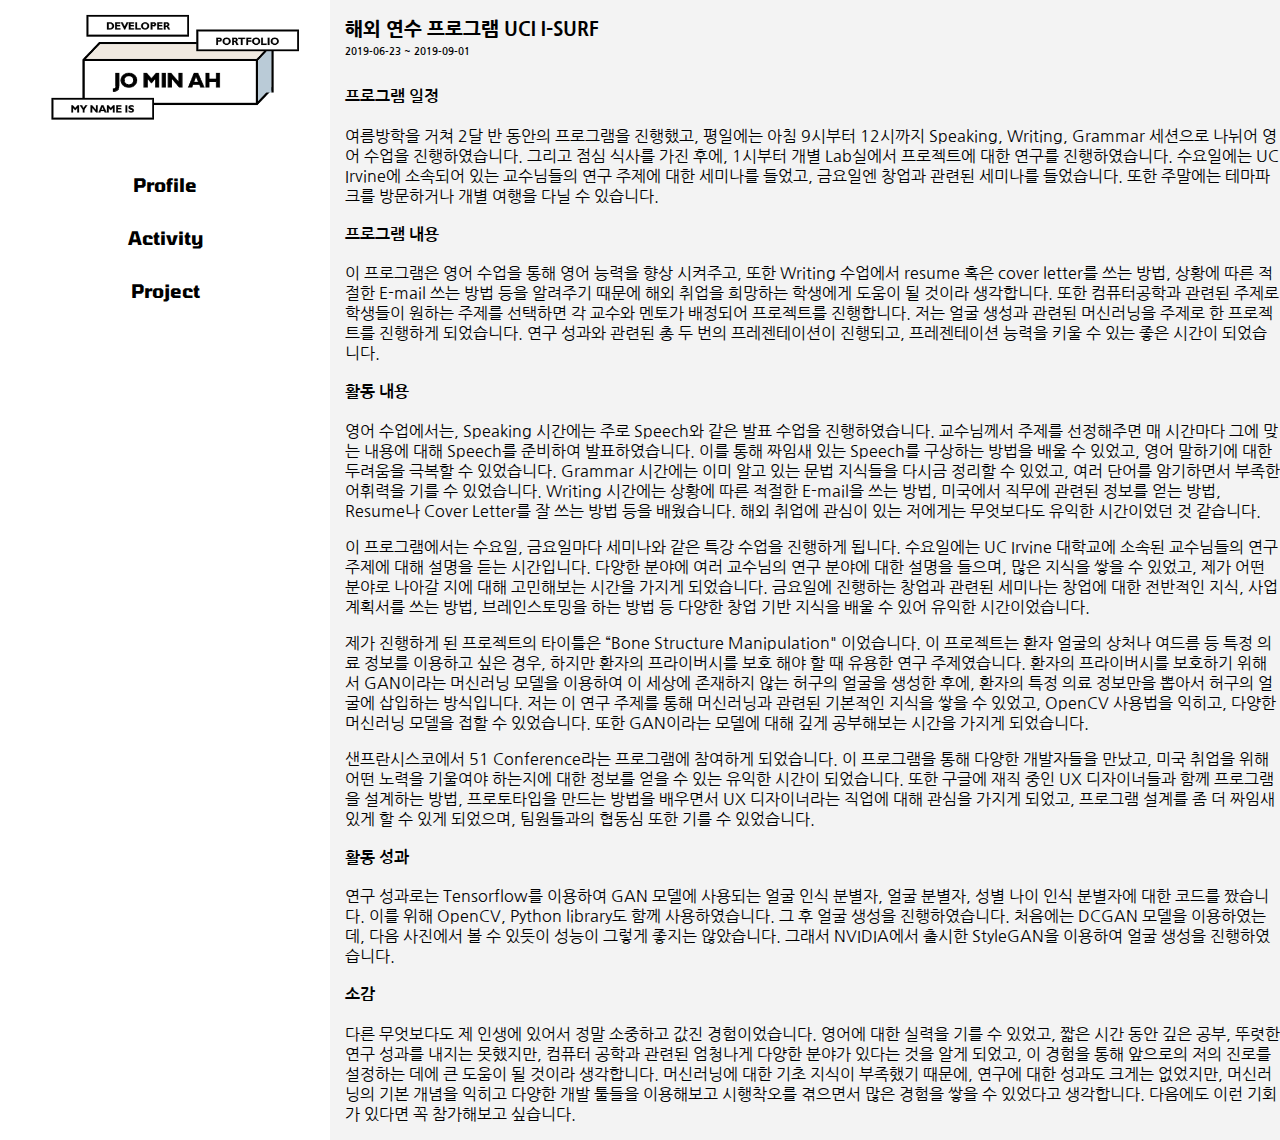
<file: angbob.html>
<!doctype html>
<html>

<head>
  <title>포트폴리오</title>
  <meta charset="utf-8">
  <script src="https://ajax.googleapis.com/ajax/libs/jquery/2.2.4/jquery.min.js"></script>
  <script type="text/javascript" src="menu_slide.js"></script>
</head>
<!--현재 파일은 html 파일이지만 style 안에 있는 부분은 css 문법으로 인식해야함. -->
<link rel="stylesheet" href="style.css">
<link href="https://fonts.googleapis.com/css?family=Nanum+Gothic|Tomorrow&display=swap&subset=korean" rel="stylesheet">
<!--글씨체-->

<body>
<div id="grid">
  <ul>
    <img src="logo.png"><br><br>
    <li class="item">
      <h3 class="accordionTitle"><span></span> Profile</h3>
      <ul>
        <li class="accordionMenu"><a href="index.html"> Skill </a></li>
      </ul>
    </li>
    <li class="item">
      <h3 class="accordionTitle"><span></span> Activity</h3>
      <ul>
        <li class="accordionMenu"><a href="uci.html"> UCI Undergraduate Researcher</a></li>
        <li class="accordionMenu"><a href="helpdesk.html"> Coding HelpDesk</a></li>
        <li class="accordionMenu"><a href="uci.html"> Heronation InternShip </a></li>
      </ul>
    </li>
    <li class="item">
      <h3 class="accordionTitle"><span></span> Project</h3>
      <ul>
        <li class="accordionMenu"><a href="face_recognition.html"> Face Recognition</a></li>
        <li class="accordionMenu"><a href="muping.html"> Mu:Ping App</a></li>
        <li class="accordionMenu"><a href="angbob.html"> Ang-Bob App</a></li>
        <li class="accordionMenu"><a href="flex_bison.html"> Flex-Bison Interpreter</a></li>
        <li class="accordionMenu"><a href="z-shop.html"> Z-shop App</a></li>
      </ul>
    </li>
  </ul>

    <div id="article">
      <h3><strong>해외 연수 프로그램 UCI I-SURF</strong><br> <span style="font-size: 10px">2019-06-23 ~ 2019-09-01 </span></h3>

      <h4>프로그램 일정</h4>
      <p>
        여름방학을 거쳐 2달 반 동안의 프로그램을 진행했고, 평일에는 아침 9시부터 12시까지 Speaking, Writing, Grammar 세션으로 나뉘어 영어 수업을 진행하였습니다. 그리고 점심 식사를 가진 후에, 1시부터 개별 Lab실에서 프로젝트에 대한 연구를 진행하였습니다. 수요일에는 UC Irvine에 소속되어 있는 교수님들의 연구 주제에 대한 세미나를 들었고, 금요일엔 창업과 관련된 세미나를 들었습니다. 또한 주말에는
        테마파크를 방문하거나 개별 여행을 다닐 수 있습니다.
      </p>

      <h4>프로그램 내용</h4>
      <p>
        이 프로그램은 영어 수업을 통해 영어 능력을 향상 시켜주고, 또한 Writing 수업에서 resume 혹은 cover letter를 쓰는 방법, 상황에 따른 적절한 E-mail 쓰는 방법 등을 알려주기 때문에 해외 취업을 희망하는 학생에게 도움이 될 것이라 생각합니다. 또한 컴퓨터공학과 관련된 주제로 학생들이 원하는 주제를 선택하면 각 교수와 멘토가 배정되어 프로젝트를 진행합니다. 저는 얼굴 생성과 관련된 머신러닝을 주제로 한
        프로젝트를 진행하게 되었습니다. 연구 성과와 관련된 총 두 번의 프레젠테이션이 진행되고, 프레젠테이션 능력을 키울 수 있는 좋은 시간이 되었습니다.
      </p>

      <h4>활동 내용</h4>
      <p>
        영어 수업에서는, Speaking 시간에는 주로 Speech와 같은 발표 수업을 진행하였습니다. 교수님께서 주제를 선정해주면 매 시간마다 그에 맞는 내용에 대해 Speech를 준비하여 발표하였습니다. 이를 통해 짜임새 있는 Speech를 구상하는 방법을 배울 수 있었고, 영어 말하기에 대한 두려움을 극복할 수 있었습니다. Grammar 시간에는 이미 알고 있는 문법 지식들을 다시금 정리할 수 있었고, 여러 단어를 암기하면서 부족한
        어휘력을 기를 수 있었습니다. Writing 시간에는 상황에 따른 적절한 E-mail을 쓰는 방법, 미국에서 직무에 관련된 정보를 얻는 방법, Resume나 Cover Letter를 잘 쓰는 방법 등을 배웠습니다. 해외 취업에 관심이 있는 저에게는 무엇보다도 유익한 시간이었던 것 같습니다. </p>

      <p>
        이 프로그램에서는 수요일, 금요일마다 세미나와 같은 특강 수업을 진행하게 됩니다. 수요일에는 UC Irvine 대학교에 소속된 교수님들의 연구 주제에 대해 설명을 듣는 시간입니다. 다양한 분야에 여러 교수님의 연구 분야에 대한 설명을 들으며, 많은 지식을 쌓을 수 있었고, 제가 어떤 분야로 나아갈 지에 대해 고민해보는 시간을 가지게 되었습니다. 금요일에 진행하는 창업과 관련된 세미나는 창업에 대한 전반적인 지식, 사업 계획서를
        쓰는 방법, 브레인스토밍을 하는 방법 등 다양한 창업 기반 지식을 배울 수 있어 유익한 시간이었습니다. </p>
      <p>
        제가 진행하게 된 프로젝트의 타이틀은 “Bone Structure Manipulation" 이었습니다. 이 프로젝트는 환자 얼굴의 상처나 여드름 등 특정 의료 정보를 이용하고 싶은 경우, 하지만 환자의 프라이버시를 보호 해야 할 때 유용한 연구 주제였습니다. 환자의 프라이버시를 보호하기 위해서 GAN이라는 머신러닝 모델을 이용하여 이 세상에 존재하지 않는 허구의 얼굴을 생성한 후에, 환자의 특정 의료 정보만을 뽑아서 허구의 얼굴에
        삽입하는 방식입니다. 저는 이 연구 주제를 통해 머신러닝과 관련된 기본적인 지식을 쌓을 수 있었고, OpenCV 사용법을 익히고, 다양한 머신러닝 모델을 접할 수 있었습니다. 또한 GAN이라는 모델에 대해 깊게 공부해보는 시간을 가지게 되었습니다. </p>
      <p>
        샌프란시스코에서 51 Conference라는 프로그램에 참여하게 되었습니다. 이 프로그램을 통해 다양한 개발자들을 만났고, 미국 취업을 위해 어떤 노력을 기울여야 하는지에 대한 정보를 얻을 수 있는 유익한 시간이 되었습니다. 또한 구글에 재직 중인 UX 디자이너들과 함께 프로그램을 설계하는 방법, 프로토타입을 만드는 방법을 배우면서 UX 디자이너라는 직업에 대해 관심을 가지게 되었고, 프로그램 설계를 좀 더 짜임새 있게 할 수
        있게 되었으며, 팀원들과의 협동심 또한 기를 수 있었습니다.
      </p>

      <h4>활동 성과</h4>
      <p>
        연구 성과로는 Tensorflow를 이용하여 GAN 모델에 사용되는 얼굴 인식 분별자, 얼굴 분별자, 성별 나이 인식 분별자에 대한 코드를 짰습니다. 이를 위해 OpenCV, Python library도 함께 사용하였습니다. 그 후 얼굴 생성을 진행하였습니다. 처음에는 DCGAN 모델을 이용하였는데, 다음 사진에서 볼 수 있듯이 성능이 그렇게 좋지는 않았습니다. 그래서 NVIDIA에서 출시한 StyleGAN을 이용하여 얼굴 생성을
        진행하였습니다.
      </p>


      <h4>소감</h4>
      <p>
        다른 무엇보다도 제 인생에 있어서 정말 소중하고 값진 경험이었습니다. 영어에 대한 실력을 기를 수 있었고, 짧은 시간 동안 깊은 공부, 뚜렷한 연구 성과를 내지는 못했지만, 컴퓨터 공학과 관련된 엄청나게 다양한 분야가 있다는 것을 알게 되었고, 이 경험을 통해 앞으로의 저의 진로를 설정하는 데에 큰 도움이 될 것이라 생각합니다. 머신러닝에 대한 기초 지식이 부족했기 때문에, 연구에 대한 성과도 크게는 없었지만, 머신러닝의 기본
        개념을 익히고 다양한 개발 툴들을 이용해보고 시행착오를 겪으면서 많은 경험을 쌓을 수 있었다고 생각합니다. 다음에도 이런 기회가 있다면 꼭 참가해보고 싶습니다.
      </p>
    </div>
  </div>


  <div id="disqus_thread"></div>
  <script>
    /**
     *  RECOMMENDED CONFIGURATION VARIABLES: EDIT AND UNCOMMENT THE SECTION BELOW TO INSERT DYNAMIC VALUES FROM YOUR PLATFORM OR CMS.
     *  LEARN WHY DEFINING THESE VARIABLES IS IMPORTANT: https://disqus.com/admin/universalcode/#configuration-variables*/
    /*
    var disqus_config = function () {
    this.page.url = PAGE_URL;  // Replace PAGE_URL with your page's canonical URL variable
    this.page.identifier = PAGE_IDENTIFIER; // Replace PAGE_IDENTIFIER with your page's unique identifier variable
    };
    */
    (function() { // DON'T EDIT BELOW THIS LINE
      var d = document,
        s = d.createElement('script');
      s.src = 'https://my-portfolio-minajo.disqus.com/embed.js';
      s.setAttribute('data-timestamp', +new Date());
      (d.head || d.body).appendChild(s);
    })();
  </script>
  <noscript>Please enable JavaScript to view the <a href="https://disqus.com/?ref_noscript">comments powered by Disqus.</a></noscript>
</body>

</html>
</file>
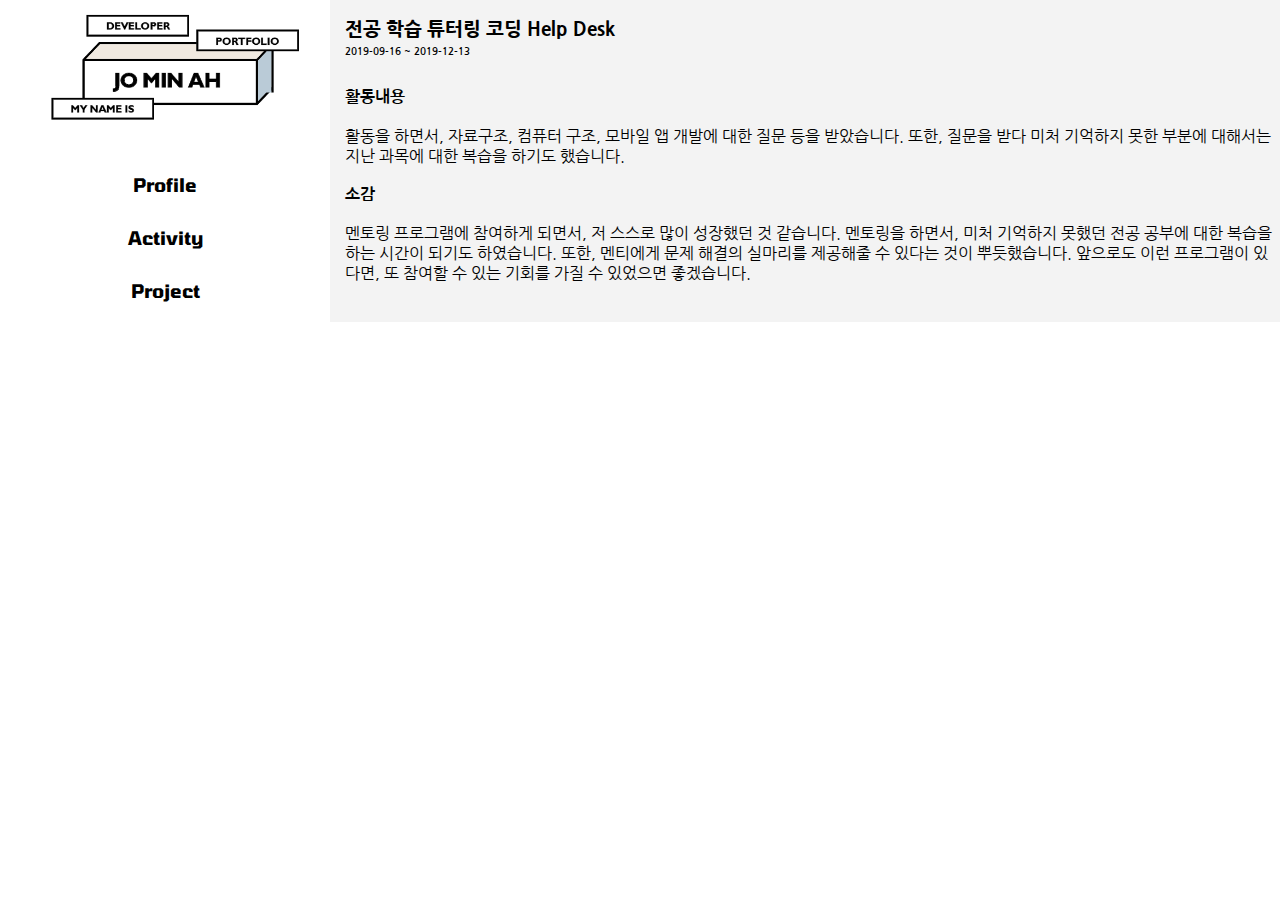
<file: helpdesk.html>
<!doctype html>
<html>

<head>
  <title>포트폴리오</title>
  <meta charset="utf-8">
  <script src="https://ajax.googleapis.com/ajax/libs/jquery/2.2.4/jquery.min.js"></script>
  <script type="text/javascript" src="menu_slide.js"></script>
</head>
<!--현재 파일은 html 파일이지만 style 안에 있는 부분은 css 문법으로 인식해야함. -->
<link rel="stylesheet" href="style.css">
<link href="https://fonts.googleapis.com/css?family=Nanum+Gothic|Tomorrow&display=swap&subset=korean" rel="stylesheet">
<!--글씨체-->

<body>
<div id="grid">
  <ul>
    <img src="logo.png"><br><br>
    <li class="item">
      <h3 class="accordionTitle"><span></span> Profile</h3>
      <ul>
        <li class="accordionMenu"><a href="index.html"> Skill </a></li>
      </ul>
    </li>
    <li class="item">
      <h3 class="accordionTitle"><span></span> Activity</h3>
      <ul>
        <li class="accordionMenu"><a href="uci.html"> UCI Undergraduate Researcher</a></li>
        <li class="accordionMenu"><a href="helpdesk.html"> Coding HelpDesk</a></li>
        <li class="accordionMenu"><a href="uci.html"> Heronation InternShip </a></li>
      </ul>
    </li>
    <li class="item">
      <h3 class="accordionTitle"><span></span> Project</h3>
      <ul>
        <li class="accordionMenu"><a href="face_recognition.html"> Face Recognition</a></li>
        <li class="accordionMenu"><a href="muping.html"> Mu:Ping App</a></li>
        <li class="accordionMenu"><a href="angbob.html"> Ang-Bob App</a></li>
        <li class="accordionMenu"><a href="flex_bison.html"> Flex-Bison Interpreter</a></li>
        <li class="accordionMenu"><a href="z-shop.html"> Z-shop App</a></li>
      </ul>
    </li>
  </ul>

    <div id="article">
      <h3><strong>전공 학습 튜터링 코딩 Help Desk</strong><br> <span style="font-size: 10px">2019-09-16 ~ 2019-12-13</span></h3>

      <h4>활동내용</h4>
      <p>
        활동을 하면서, 자료구조, 컴퓨터 구조, 모바일 앱 개발에 대한 질문 등을 받았습니다. 또한, 질문을 받다 미처 기억하지 못한 부분에 대해서는 지난 과목에 대한 복습을 하기도 했습니다.
      </p>

      <h4>소감</h4>
      <p>
        멘토링 프로그램에 참여하게 되면서, 저 스스로 많이 성장했던 것 같습니다. 멘토링을 하면서, 미처 기억하지 못했던 전공 공부에 대한 복습을 하는 시간이 되기도 하였습니다. 또한, 멘티에게 문제 해결의 실마리를 제공해줄 수 있다는 것이 뿌듯했습니다. 앞으로도 이런 프로그램이 있다면, 또 참여할 수 있는 기회를 가질 수 있었으면 좋겠습니다.
    </div>
  </div>


  <div id="disqus_thread"></div>
  <script>
    /**
     *  RECOMMENDED CONFIGURATION VARIABLES: EDIT AND UNCOMMENT THE SECTION BELOW TO INSERT DYNAMIC VALUES FROM YOUR PLATFORM OR CMS.
     *  LEARN WHY DEFINING THESE VARIABLES IS IMPORTANT: https://disqus.com/admin/universalcode/#configuration-variables*/
    /*
    var disqus_config = function () {
    this.page.url = PAGE_URL;  // Replace PAGE_URL with your page's canonical URL variable
    this.page.identifier = PAGE_IDENTIFIER; // Replace PAGE_IDENTIFIER with your page's unique identifier variable
    };
    */
    (function() { // DON'T EDIT BELOW THIS LINE
      var d = document,
        s = d.createElement('script');
      s.src = 'https://my-portfolio-minajo.disqus.com/embed.js';
      s.setAttribute('data-timestamp', +new Date());
      (d.head || d.body).appendChild(s);
    })();
  </script>
  <noscript>Please enable JavaScript to view the <a href="https://disqus.com/?ref_noscript">comments powered by Disqus.</a></noscript>
</body>

</html>
</file>
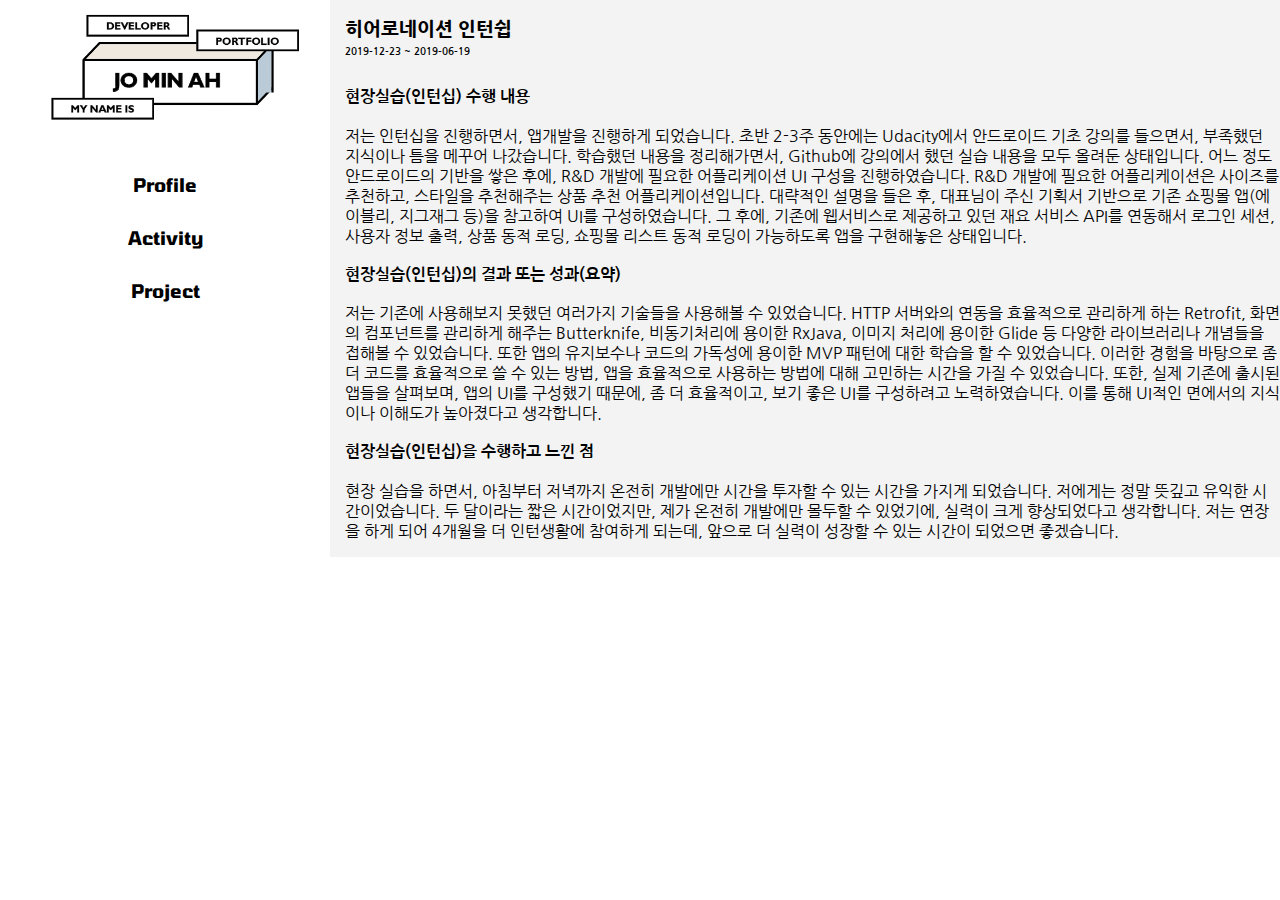
<file: internship.html>
<!doctype html>
<html>

<head>
  <title>포트폴리오</title>
  <meta charset="utf-8">
  <script src="https://ajax.googleapis.com/ajax/libs/jquery/2.2.4/jquery.min.js"></script>
  <script type="text/javascript" src="menu_slide.js"></script>
</head>
<!--현재 파일은 html 파일이지만 style 안에 있는 부분은 css 문법으로 인식해야함. -->
<link rel="stylesheet" href="style.css">
<link href="https://fonts.googleapis.com/css?family=Nanum+Gothic|Tomorrow&display=swap&subset=korean" rel="stylesheet">
<!--글씨체-->

<body>
<div id="grid">
  <ul>
    <img src="logo.png"><br><br>
    <li class="item">
      <h3 class="accordionTitle"><span></span> Profile</h3>
      <ul>
        <li class="accordionMenu"><a href="index.html"> Skill </a></li>
      </ul>
    </li>
    <li class="item">
      <h3 class="accordionTitle"><span></span> Activity</h3>
      <ul>
        <li class="accordionMenu"><a href="uci.html"> UCI Undergraduate Researcher</a></li>
        <li class="accordionMenu"><a href="helpdesk.html"> Coding HelpDesk</a></li>
        <li class="accordionMenu"><a href="uci.html"> Heronation InternShip </a></li>
      </ul>
    </li>
    <li class="item">
      <h3 class="accordionTitle"><span></span> Project</h3>
      <ul>
        <li class="accordionMenu"><a href="face_recognition.html"> Face Recognition</a></li>
        <li class="accordionMenu"><a href="muping.html"> Mu:Ping App</a></li>
        <li class="accordionMenu"><a href="angbob.html"> Ang-Bob App</a></li>
        <li class="accordionMenu"><a href="flex_bison.html"> Flex-Bison Interpreter</a></li>
        <li class="accordionMenu"><a href="z-shop.html"> Z-shop App</a></li>
      </ul>
    </li>
  </ul>

    <div id="article">
      <h3><strong>히어로네이션 인턴쉽</strong><br> <span style="font-size: 10px">2019-12-23 ~ 2019-06-19 </span></h3>

      <h4>현장실습(인턴십) 수행 내용</h4>
      <p>
    저는 인턴십을 진행하면서, 앱개발을 진행하게 되었습니다. 초반 2-3주 동안에는 Udacity에서 안드로이드 기초 강의를 들으면서, 부족했던 지식이나 틈을 메꾸어 나갔습니다. 학습했던 내용을 정리해가면서, Github에 강의에서 했던 실습 내용을 모두 올려둔 상태입니다. 어느 정도 안드로이드의 기반을 쌓은 후에, R&D 개발에 필요한 어플리케이션 UI 구성을 진행하였습니다. R&D 개발에 필요한 어플리케이션은 사이즈를 추천하고, 스타일을 추천해주는 상품 추천 어플리케이션입니다. 대략적인 설명을 들은 후, 대표님이 주신 기획서 기반으로 기존 쇼핑몰 앱(에이블리, 지그재그 등)을 참고하여 UI를 구성하였습니다. 그 후에, 기존에 웹서비스로 제공하고 있던 재요 서비스 API를 연동해서 로그인 세션, 사용자 정보 출력, 상품 동적 로딩,  쇼핑몰 리스트 동적 로딩이 가능하도록 앱을 구현해놓은 상태입니다.
      </p>
      <h4>현장실습(인턴십)의 결과 또는 성과(요약)</h4>
      <p>
저는 기존에 사용해보지 못했던 여러가지 기술들을 사용해볼 수 있었습니다. HTTP 서버와의 연동을 효율적으로 관리하게 하는 Retrofit, 화면의 컴포넌트를 관리하게 해주는 Butterknife, 비동기처리에 용이한 RxJava, 이미지 처리에 용이한 Glide 등 다양한 라이브러리나 개념들을 접해볼 수 있었습니다. 또한 앱의 유지보수나 코드의 가독성에 용이한 MVP 패턴에 대한 학습을 할 수 있었습니다. 이러한 경험을 바탕으로 좀 더 코드를 효율적으로 쓸 수 있는 방법, 앱을 효율적으로 사용하는 방법에 대해 고민하는 시간을 가질 수 있었습니다. 또한, 실제 기존에 출시된 앱들을 살펴보며, 앱의 UI를 구성했기 때문에, 좀 더 효율적이고, 보기 좋은 UI를 구성하려고 노력하였습니다. 이를 통해 UI적인 면에서의 지식이나 이해도가 높아졌다고 생각합니다.
      </p>
      <h4>현장실습(인턴십)을 수행하고 느낀 점</h4>
      <p>
현장 실습을 하면서, 아침부터 저녁까지 온전히 개발에만 시간을 투자할 수 있는 시간을 가지게 되었습니다. 저에게는 정말 뜻깊고 유익한 시간이었습니다. 두 달이라는 짧은 시간이었지만, 제가 온전히 개발에만 몰두할 수 있었기에, 실력이 크게 향상되었다고 생각합니다. 저는 연장을 하게 되어 4개월을 더 인턴생활에 참여하게 되는데, 앞으로 더 실력이 성장할 수 있는 시간이 되었으면 좋겠습니다.
      </p>

    </div>
  </div>


  <div id="disqus_thread"></div>
  <script>
    /**
     *  RECOMMENDED CONFIGURATION VARIABLES: EDIT AND UNCOMMENT THE SECTION BELOW TO INSERT DYNAMIC VALUES FROM YOUR PLATFORM OR CMS.
     *  LEARN WHY DEFINING THESE VARIABLES IS IMPORTANT: https://disqus.com/admin/universalcode/#configuration-variables*/
    /*
    var disqus_config = function () {
    this.page.url = PAGE_URL;  // Replace PAGE_URL with your page's canonical URL variable
    this.page.identifier = PAGE_IDENTIFIER; // Replace PAGE_IDENTIFIER with your page's unique identifier variable
    };
    */
    (function() { // DON'T EDIT BELOW THIS LINE
      var d = document,
        s = d.createElement('script');
      s.src = 'https://my-portfolio-minajo.disqus.com/embed.js';
      s.setAttribute('data-timestamp', +new Date());
      (d.head || d.body).appendChild(s);
    })();
  </script>
  <noscript>Please enable JavaScript to view the <a href="https://disqus.com/?ref_noscript">comments powered by Disqus.</a></noscript>
</body>

</html>
</file>
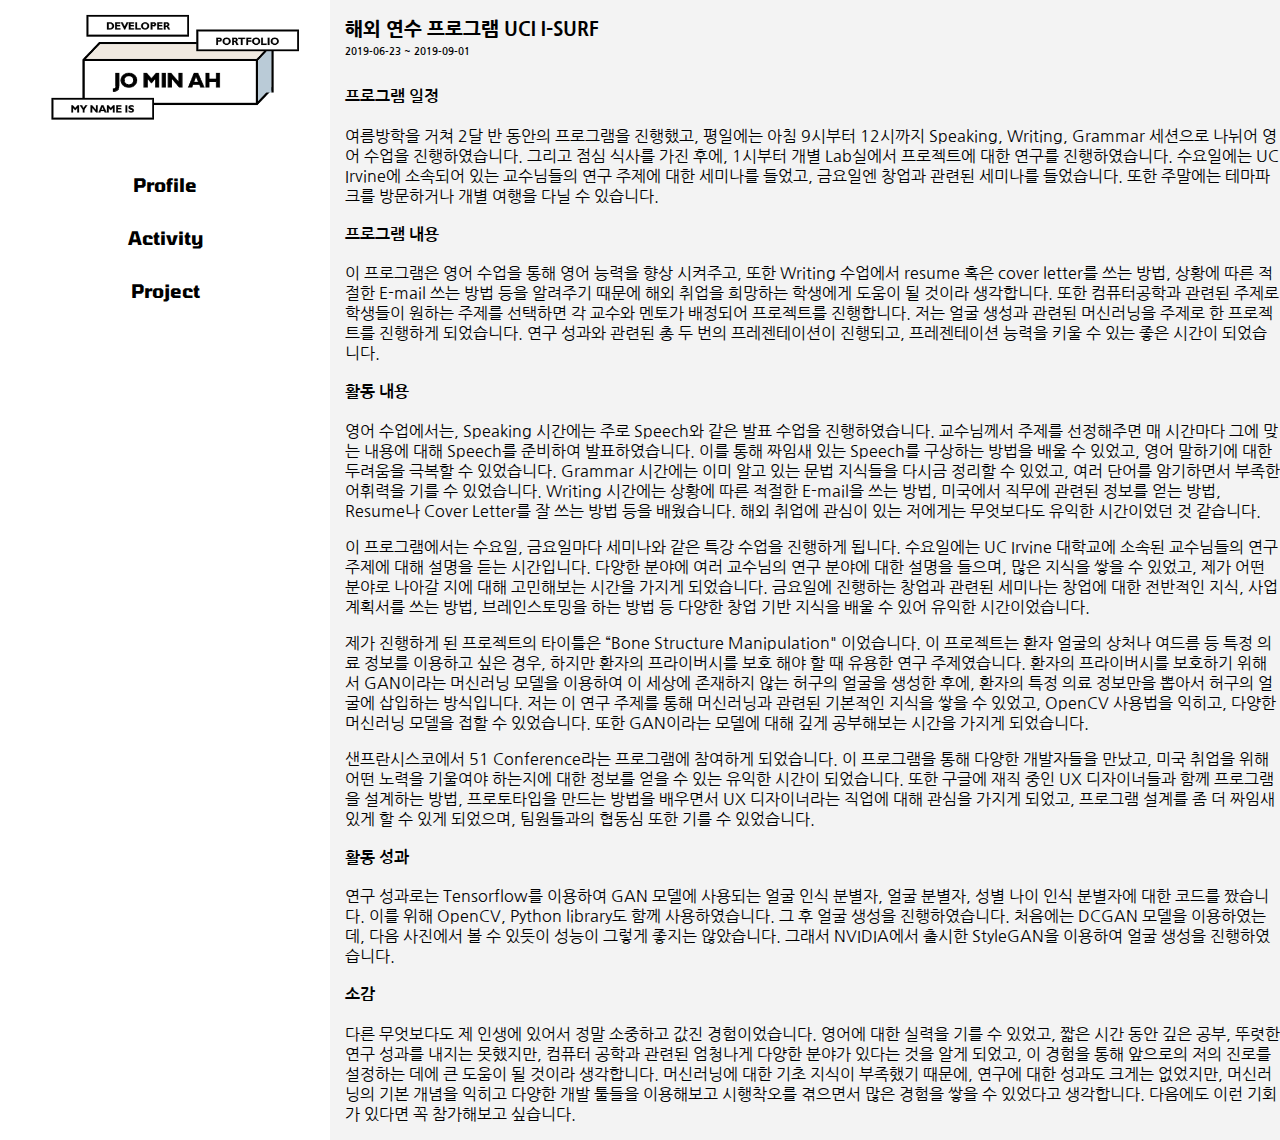
<file: uci.html>
<!doctype html>
<html>

<head>
  <title>포트폴리오</title>
  <meta charset="utf-8">
  <script src="https://ajax.googleapis.com/ajax/libs/jquery/2.2.4/jquery.min.js"></script>
  <script type="text/javascript" src="menu_slide.js"></script>
</head>
<!--현재 파일은 html 파일이지만 style 안에 있는 부분은 css 문법으로 인식해야함. -->
<link rel="stylesheet" href="style.css">
<link href="https://fonts.googleapis.com/css?family=Nanum+Gothic|Tomorrow&display=swap&subset=korean" rel="stylesheet">
<!--글씨체-->

<body>
<div id="grid">
  <ul>
    <img src="logo.png"><br><br>
    <li class="item">
      <h3 class="accordionTitle"><span></span> Profile</h3>
      <ul>
        <li class="accordionMenu"><a href="index.html"> Skill </a></li>
      </ul>
    </li>
    <li class="item">
      <h3 class="accordionTitle"><span></span> Activity</h3>
      <ul>
        <li class="accordionMenu"><a href="uci.html"> UCI Undergraduate Researcher</a></li>
        <li class="accordionMenu"><a href="helpdesk.html"> Coding HelpDesk</a></li>
        <li class="accordionMenu"><a href="internship.html"> Heronation InternShip </a></li>
      </ul>
    </li>
    <li class="item">
      <h3 class="accordionTitle"><span></span> Project</h3>
      <ul>
        <li class="accordionMenu"><a href="face_recognition.html"> Face Recognition</a></li>
        <li class="accordionMenu"><a href="muping.html"> Mu:Ping App</a></li>
        <li class="accordionMenu"><a href="angbob.html"> Ang-Bob App</a></li>
        <li class="accordionMenu"><a href="flex_bison.html"> Flex-Bison Interpreter</a></li>
        <li class="accordionMenu"><a href="z-shop.html"> Z-shop App</a></li>
      </ul>
    </li>
  </ul>
  <div id="article">
    <h3><strong>해외 연수 프로그램 UCI I-SURF</strong><br> <span style="font-size: 10px">2019-06-23 ~ 2019-09-01 </span></h3>

    <h4>프로그램 일정</h4>
    <p>
        여름방학을 거쳐 2달 반 동안의 프로그램을 진행했고, 평일에는 아침 9시부터 12시까지 Speaking, Writing, Grammar 세션으로 나뉘어 영어 수업을 진행하였습니다. 그리고 점심 식사를 가진 후에, 1시부터 개별 Lab실에서 프로젝트에 대한 연구를 진행하였습니다. 수요일에는 UC Irvine에 소속되어 있는 교수님들의 연구 주제에 대한 세미나를 들었고, 금요일엔 창업과 관련된 세미나를 들었습니다. 또한 주말에는 테마파크를 방문하거나 개별 여행을 다닐 수 있습니다.
    </p>

    <h4>프로그램 내용</h4>
    <p>
        이 프로그램은 영어 수업을 통해 영어 능력을 향상 시켜주고, 또한 Writing 수업에서 resume 혹은 cover letter를 쓰는 방법, 상황에 따른 적절한 E-mail 쓰는 방법 등을 알려주기 때문에 해외 취업을 희망하는 학생에게 도움이 될 것이라 생각합니다. 또한 컴퓨터공학과 관련된 주제로 학생들이 원하는 주제를 선택하면 각 교수와 멘토가 배정되어 프로젝트를 진행합니다. 저는 얼굴 생성과 관련된 머신러닝을 주제로 한 프로젝트를 진행하게 되었습니다. 연구 성과와 관련된 총 두 번의 프레젠테이션이 진행되고, 프레젠테이션 능력을 키울 수 있는 좋은 시간이 되었습니다.
    </p>

    <h4>활동 내용</h4>
    <p>
        영어 수업에서는, Speaking 시간에는 주로 Speech와 같은 발표 수업을 진행하였습니다. 교수님께서 주제를 선정해주면 매 시간마다 그에 맞는 내용에 대해 Speech를 준비하여 발표하였습니다. 이를 통해 짜임새 있는 Speech를 구상하는 방법을 배울 수 있었고, 영어 말하기에 대한 두려움을 극복할 수 있었습니다. Grammar 시간에는 이미 알고 있는 문법 지식들을 다시금 정리할 수 있었고, 여러 단어를 암기하면서 부족한 어휘력을 기를 수 있었습니다. Writing 시간에는 상황에 따른 적절한 E-mail을 쓰는 방법, 미국에서 직무에 관련된 정보를 얻는 방법, Resume나 Cover Letter를 잘 쓰는 방법 등을 배웠습니다. 해외 취업에 관심이 있는 저에게는 무엇보다도 유익한 시간이었던 것 같습니다. </p>

    <p>
        이 프로그램에서는 수요일, 금요일마다 세미나와 같은 특강 수업을 진행하게 됩니다. 수요일에는 UC Irvine 대학교에 소속된 교수님들의 연구 주제에 대해 설명을 듣는 시간입니다. 다양한 분야에 여러 교수님의 연구 분야에 대한 설명을 들으며, 많은 지식을 쌓을 수 있었고, 제가 어떤 분야로 나아갈 지에 대해 고민해보는 시간을 가지게 되었습니다. 금요일에 진행하는 창업과 관련된 세미나는 창업에 대한 전반적인 지식, 사업 계획서를 쓰는 방법, 브레인스토밍을 하는 방법 등 다양한 창업 기반 지식을 배울 수 있어 유익한 시간이었습니다. </p>
    <p>
        제가 진행하게 된 프로젝트의 타이틀은 “Bone Structure Manipulation" 이었습니다. 이 프로젝트는 환자 얼굴의 상처나 여드름 등 특정 의료 정보를 이용하고 싶은 경우, 하지만 환자의 프라이버시를 보호 해야 할 때 유용한 연구 주제였습니다. 환자의 프라이버시를 보호하기 위해서 GAN이라는 머신러닝 모델을 이용하여 이 세상에 존재하지 않는 허구의 얼굴을 생성한 후에, 환자의 특정 의료 정보만을 뽑아서 허구의 얼굴에 삽입하는 방식입니다. 저는 이 연구 주제를 통해 머신러닝과 관련된 기본적인 지식을 쌓을 수 있었고, OpenCV 사용법을 익히고, 다양한 머신러닝 모델을 접할 수 있었습니다. 또한 GAN이라는 모델에 대해 깊게 공부해보는 시간을 가지게 되었습니다. </p>
    <p>
        샌프란시스코에서 51 Conference라는 프로그램에 참여하게 되었습니다. 이 프로그램을 통해 다양한 개발자들을 만났고, 미국 취업을 위해 어떤 노력을 기울여야 하는지에 대한 정보를 얻을 수 있는 유익한 시간이 되었습니다. 또한 구글에 재직 중인 UX 디자이너들과 함께 프로그램을 설계하는 방법, 프로토타입을 만드는 방법을 배우면서 UX 디자이너라는 직업에 대해 관심을 가지게 되었고, 프로그램 설계를 좀 더 짜임새 있게 할 수 있게 되었으며, 팀원들과의 협동심 또한 기를 수 있었습니다.
    </p>

    <h4>활동 성과</h4>
    <p>
        연구 성과로는 Tensorflow를 이용하여 GAN 모델에 사용되는 얼굴 인식 분별자, 얼굴 분별자, 성별 나이 인식 분별자에 대한 코드를 짰습니다. 이를 위해 OpenCV, Python library도 함께 사용하였습니다. 그 후 얼굴 생성을 진행하였습니다. 처음에는 DCGAN 모델을 이용하였는데, 다음 사진에서 볼 수 있듯이 성능이 그렇게 좋지는 않았습니다. 그래서 NVIDIA에서 출시한 StyleGAN을 이용하여 얼굴 생성을 진행하였습니다.
    </p>


    <h4>소감</h4>
    <p>
        다른 무엇보다도 제 인생에 있어서 정말 소중하고 값진 경험이었습니다. 영어에 대한 실력을 기를 수 있었고, 짧은 시간 동안 깊은 공부, 뚜렷한 연구 성과를 내지는 못했지만, 컴퓨터 공학과 관련된 엄청나게 다양한 분야가 있다는 것을 알게 되었고, 이 경험을 통해 앞으로의 저의 진로를 설정하는 데에 큰 도움이 될 것이라 생각합니다. 머신러닝에 대한 기초 지식이 부족했기 때문에, 연구에 대한 성과도 크게는 없었지만, 머신러닝의 기본 개념을 익히고 다양한 개발 툴들을 이용해보고 시행착오를 겪으면서 많은 경험을 쌓을 수 있었다고 생각합니다. 다음에도 이런 기회가 있다면 꼭 참가해보고 싶습니다.
    </p>
    </div>
  </div>


  <div id="disqus_thread"></div>
  <script>
    /**
     *  RECOMMENDED CONFIGURATION VARIABLES: EDIT AND UNCOMMENT THE SECTION BELOW TO INSERT DYNAMIC VALUES FROM YOUR PLATFORM OR CMS.
     *  LEARN WHY DEFINING THESE VARIABLES IS IMPORTANT: https://disqus.com/admin/universalcode/#configuration-variables*/
    /*
    var disqus_config = function () {
    this.page.url = PAGE_URL;  // Replace PAGE_URL with your page's canonical URL variable
    this.page.identifier = PAGE_IDENTIFIER; // Replace PAGE_IDENTIFIER with your page's unique identifier variable
    };
    */
    (function() { // DON'T EDIT BELOW THIS LINE
        var d = document,
          s = d.createElement('script');
        s.src = 'https://my-portfolio-minajo.disqus.com/embed.js';
        s.setAttribute('data-timestamp', +new Date());
        (d.head || d.body).appendChild(s);
    })();
  </script>
  <noscript>Please enable JavaScript to view the <a href="https://disqus.com/?ref_noscript">comments powered by Disqus.</a></noscript>
</body>

</html>
</file>
<file: style.css>
body {
     margin: 0
   }

   a {
     color: black;
     text-decoration: none;
   }

   .github_image {
     width: 200px;
     height: auto;
     align: center;
   }

   h1 {
     text-align: center;
   }

   img {
     width: 350px;
     height: auto;
   }

   #grid ul {
     font-family: 'Tomorrow', sans-serif;
     font-weight: bold;
     text-align: center;
     width: 330px;
     padding-inline-start:0px;
     margin: 0;
     list-style: none;
   }

   .accordionTitle{
     padding-top: 10px;
     padding-bottom: 10px;
     margin-top: 10px;
     margin-bottom: 10px;
   }

   h3 {
     margin: 0px;
     padding-top: 20px;
     padding-bottom: 10px;
   }

   #grid {
     display: grid;
     grid-template-columns: 330px 1fr;
     background-color: white;
   }

   #article {
     font-family: 'Nanum Gothic', sans-serif;
     padding-left: 15px;
     background-color: #f3f3f3;
   }

   /* 서브메뉴 스타일 */
   #grid ul ul li a {
   	color: black;
   	text-decoration: none;
   	font-size: 11px;
   	line-height: 24px;
   	display: block;
   	-webkit-transition: all 0.15s;
   	-moz-transition: all 0.15s;
   	-o-transition: all 0.15s;
   	-ms-transition: all 0.15s;
   	transition: all 0.15s;
   }
   #grid ul ul li a:hover {
     color:white;
   	background: #003366;
   	border-left: 10px solid #D2B48C;
   }

   #grid .accordionTitle:hover{
     background: #F3F3F3;
   }

   /* active 클래스 외에 것은 보이지 않게 하기 */
   #grid ul ul {
   	display: none;
   }

   @media(max-width:800px) {
     #grid {
       display: block;
     }

     #grid ul.menu {
       border-left: none;
       border-right: none;
     }
   }
</file>
